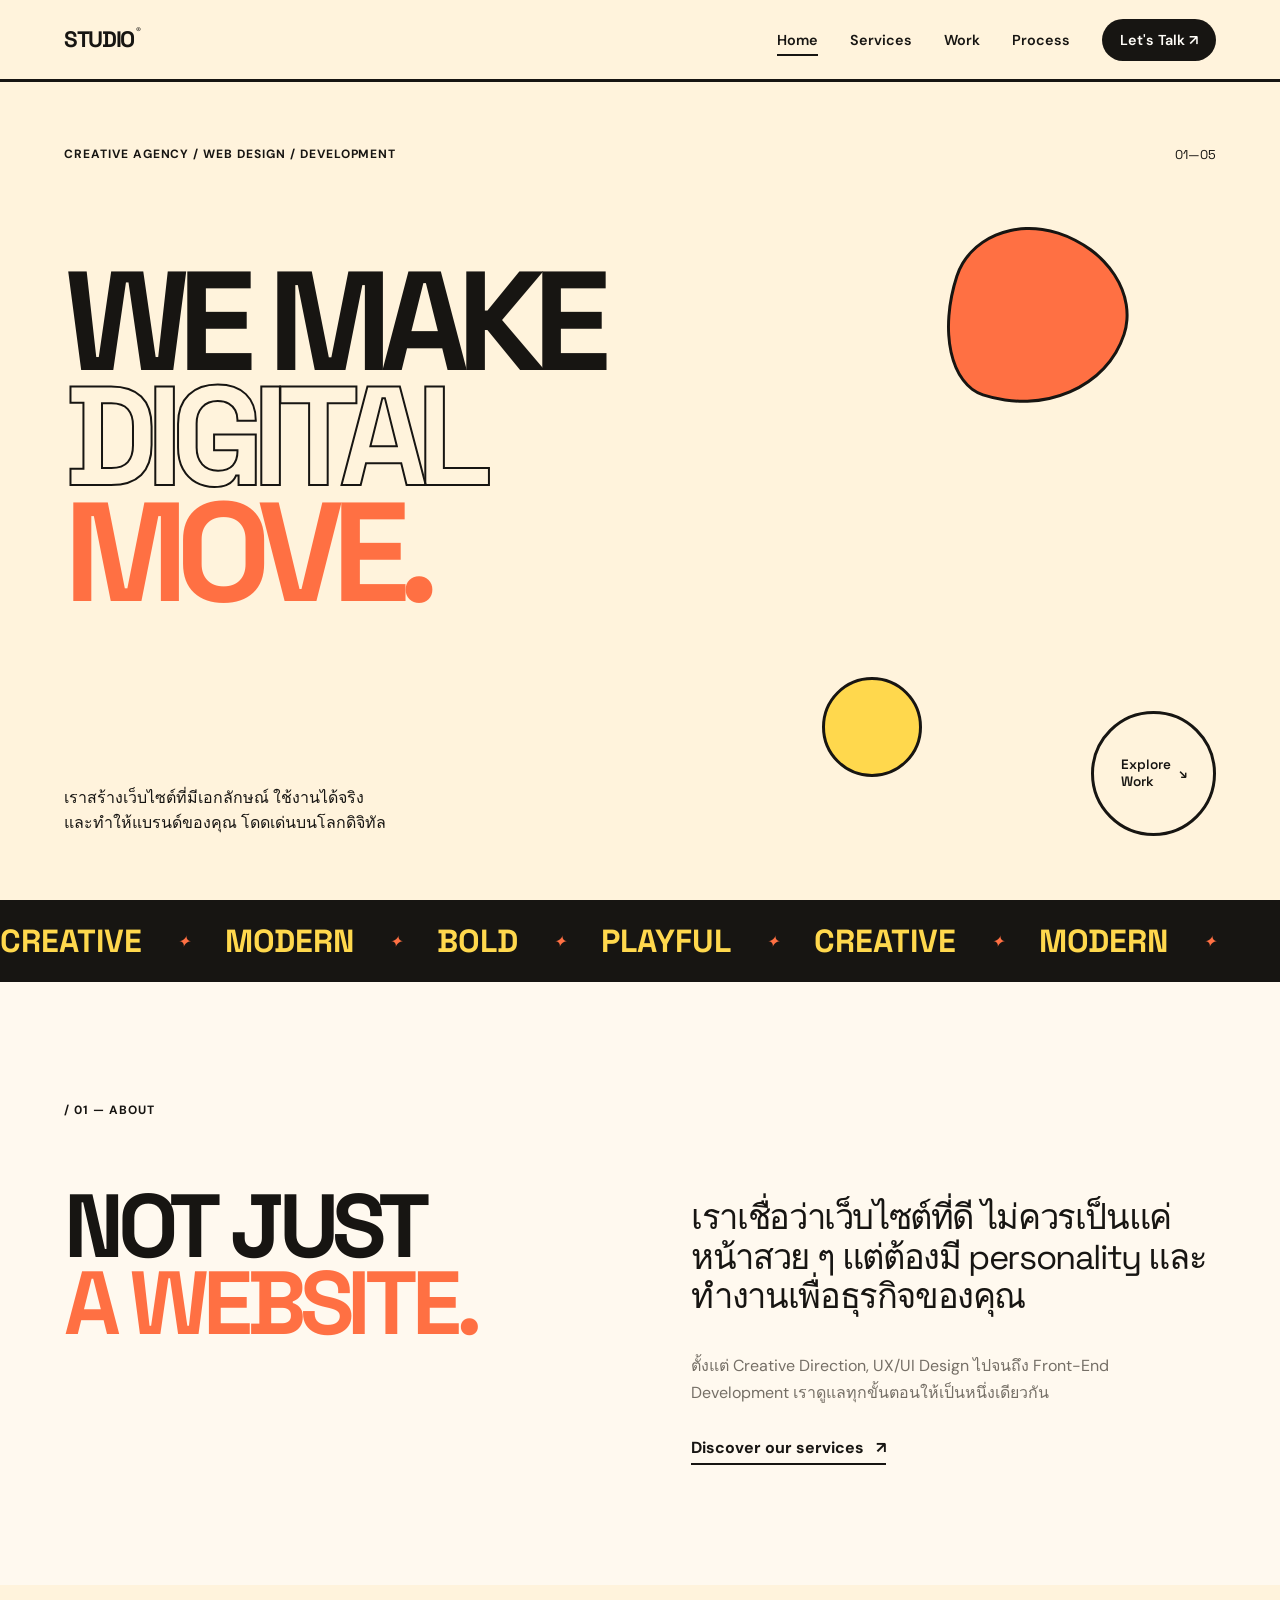
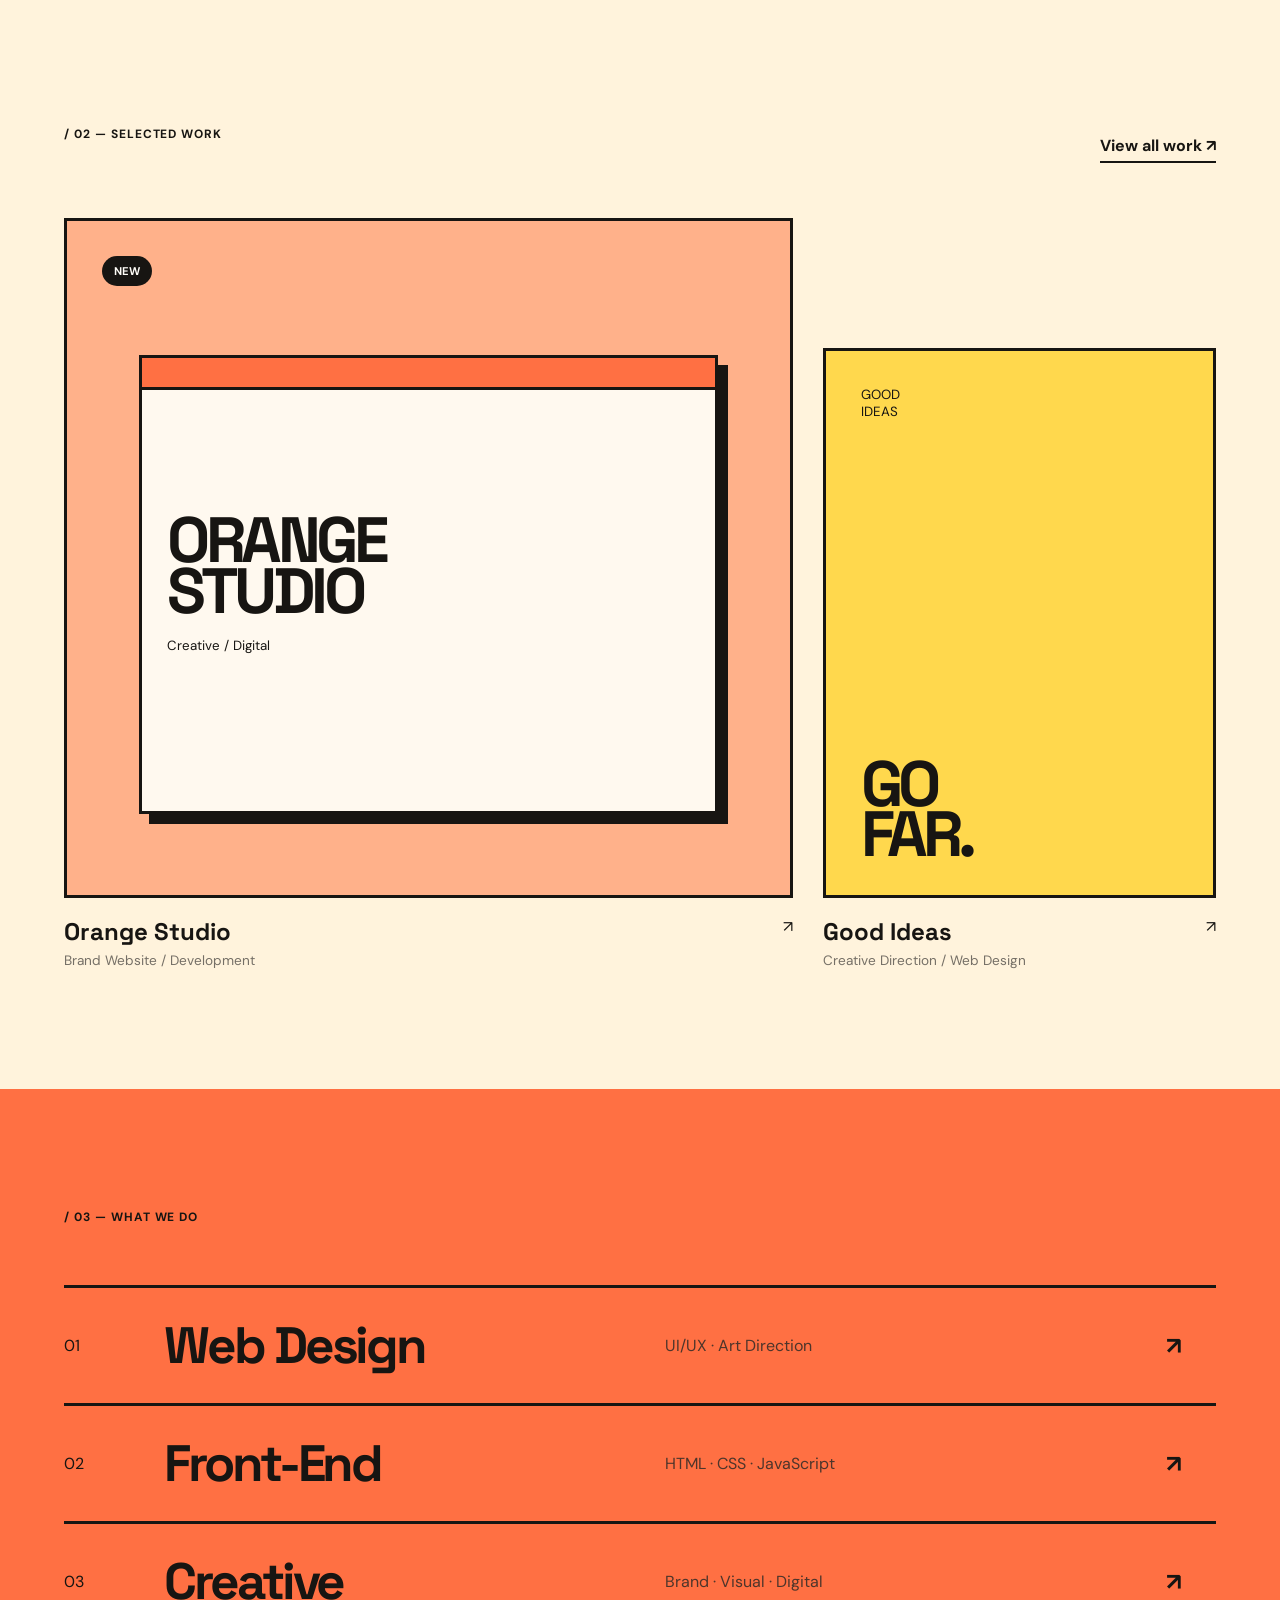
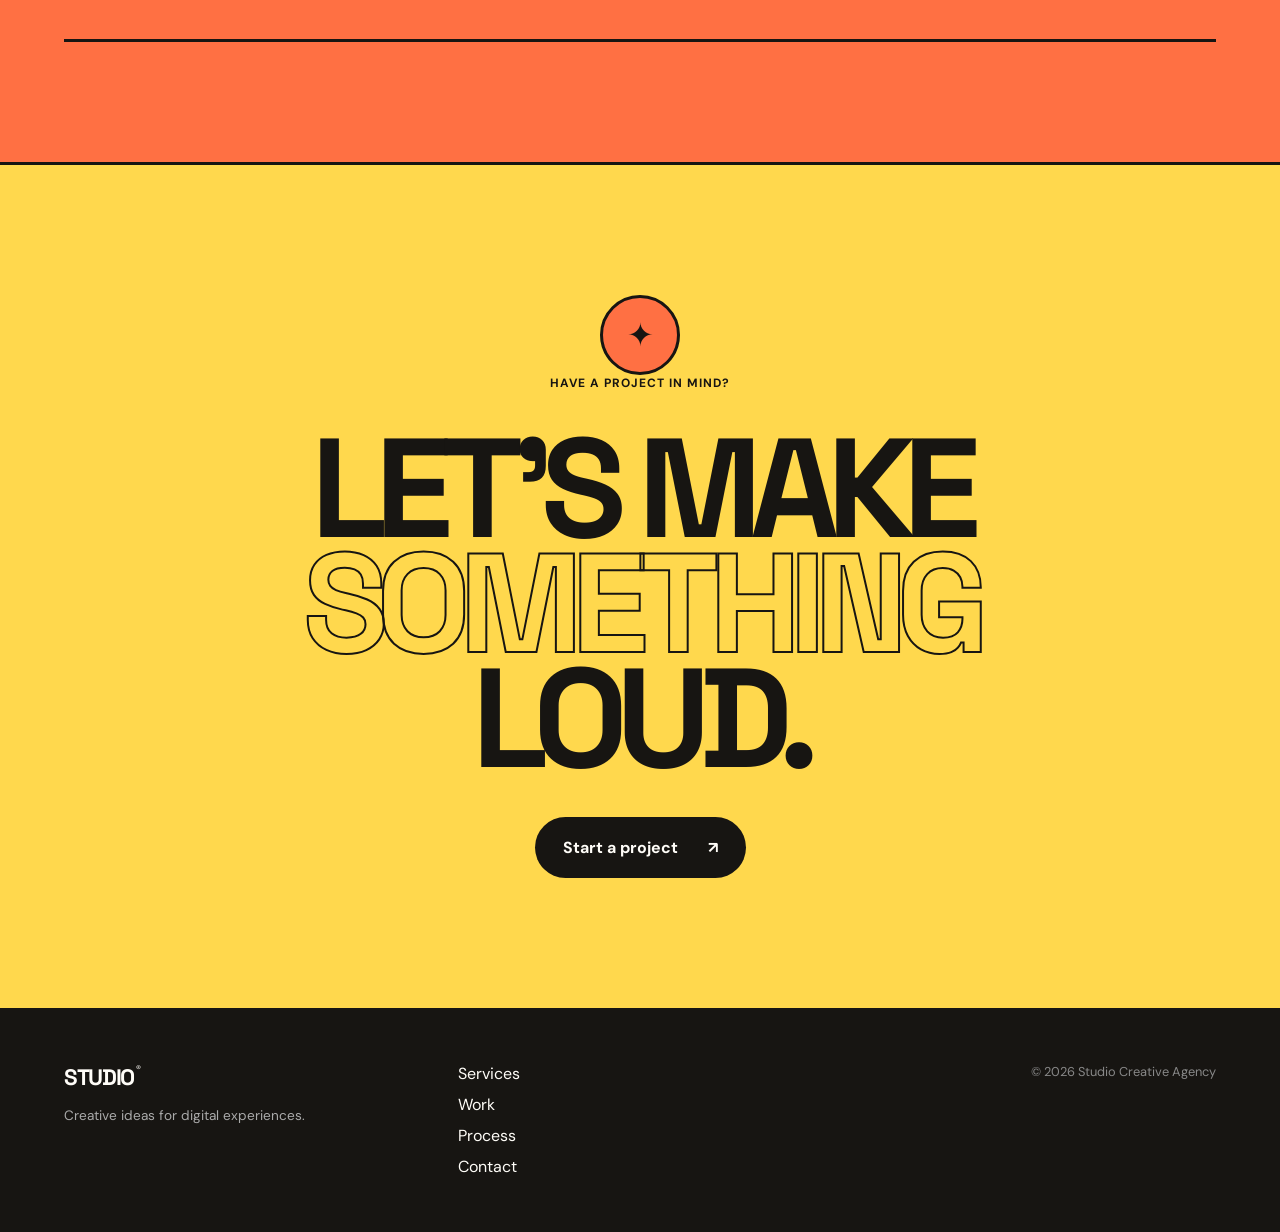
<file: index.html>
<!DOCTYPE html>
<html lang="th">
<head>
  <meta charset="UTF-8">
  <meta name="viewport" content="width=device-width, initial-scale=1.0">
  <meta name="description" content="Creative Agency — Web Design & Front-End Development">
  <title>Studio — Creative Agency</title>
  <link rel="preconnect" href="https://fonts.googleapis.com">
  <link rel="preconnect" href="https://fonts.gstatic.com" crossorigin>
  <link href="https://fonts.googleapis.com/css2?family=DM+Sans:wght@400;500;600;700&family=Space+Grotesk:wght@400;500;600;700&display=swap" rel="stylesheet">
  <link rel="stylesheet" href="style.css">
</head>

<body>

<header class="site-header">
  <a href="index.html" class="logo">STUDIO<span>®</span></a>

  <button class="menu-toggle" aria-label="Open menu">
    <span></span>
    <span></span>
  </button>

  <nav class="nav">
    <a href="index.html" class="active">Home</a>
    <a href="services.html">Services</a>
    <a href="work.html">Work</a>
    <a href="process.html">Process</a>
    <a href="contact.html" class="nav-contact">Let's Talk ↗</a>
  </nav>
</header>

<main>

  <section class="hero">
    <div class="hero-shape shape-orange"></div>
    <div class="hero-shape shape-yellow"></div>

    <div class="hero-top">
      <p class="eyebrow">Creative Agency / Web Design / Development</p>
      <span class="hero-number">01—05</span>
    </div>

    <h1>
      WE MAKE<br>
      <span class="outline">DIGITAL</span><br>
      <em>MOVE.</em>
    </h1>

    <div class="hero-bottom">
      <p>
        เราสร้างเว็บไซต์ที่มีเอกลักษณ์
        ใช้งานได้จริง และทำให้แบรนด์ของคุณ
        โดดเด่นบนโลกดิจิทัล
      </p>

      <a href="work.html" class="circle-link">
        <span>Explore<br>Work</span>
        ↘
      </a>
    </div>
  </section>

  <div class="marquee">
    <div class="marquee-track">
      <span>CREATIVE</span>
      <i>✦</i>
      <span>MODERN</span>
      <i>✦</i>
      <span>BOLD</span>
      <i>✦</i>
      <span>PLAYFUL</span>
      <i>✦</i>
      <span>CREATIVE</span>
      <i>✦</i>
      <span>MODERN</span>
      <i>✦</i>
    </div>
  </div>

  <section class="intro section">
    <div class="section-label">/ 01 — ABOUT</div>

    <div class="intro-content">
      <h2>
        NOT JUST<br>
        <span>A WEBSITE.</span>
      </h2>

      <div class="intro-text">
        <p class="large-text">
          เราเชื่อว่าเว็บไซต์ที่ดี
          ไม่ควรเป็นแค่หน้าสวย ๆ
          แต่ต้องมี personality
          และทำงานเพื่อธุรกิจของคุณ
        </p>

        <p>
          ตั้งแต่ Creative Direction, UX/UI Design
          ไปจนถึง Front-End Development
          เราดูแลทุกขั้นตอนให้เป็นหนึ่งเดียวกัน
        </p>

        <a href="services.html" class="text-link">
          Discover our services <span>↗</span>
        </a>
      </div>
    </div>
  </section>

  <section class="featured section">
    <div class="section-heading">
      <div class="section-label">/ 02 — SELECTED WORK</div>
      <a href="work.html" class="text-link">View all work ↗</a>
    </div>

    <div class="project-grid">

      <a href="work.html" class="project project-large">
        <div class="project-image project-peach">
          <span class="project-sticker">NEW</span>
          <div class="fake-browser">
            <div class="browser-bar"></div>
            <strong>ORANGE<br>STUDIO</strong>
            <small>Creative / Digital</small>
          </div>
        </div>

        <div class="project-info">
          <div>
            <h3>Orange Studio</h3>
            <p>Brand Website / Development</p>
          </div>
          <span>↗</span>
        </div>
      </a>

      <a href="work.html" class="project">
        <div class="project-image project-yellow">
          <div class="poster-text">
            <small>GOOD<br>IDEAS</small>
            <strong>GO<br>FAR.</strong>
          </div>
        </div>

        <div class="project-info">
          <div>
            <h3>Good Ideas</h3>
            <p>Creative Direction / Web Design</p>
          </div>
          <span>↗</span>
        </div>
      </a>

    </div>
  </section>

  <section class="services-preview section">
    <div class="section-label">/ 03 — WHAT WE DO</div>

    <div class="service-list">

      <a href="services.html" class="service-row">
        <span>01</span>
        <h3>Web Design</h3>
        <p>UI/UX · Art Direction</p>
        <b>↗</b>
      </a>

      <a href="services.html" class="service-row">
        <span>02</span>
        <h3>Front-End</h3>
        <p>HTML · CSS · JavaScript</p>
        <b>↗</b>
      </a>

      <a href="services.html" class="service-row">
        <span>03</span>
        <h3>Creative</h3>
        <p>Brand · Visual · Digital</p>
        <b>↗</b>
      </a>

    </div>
  </section>

  <section class="cta-section">
    <div class="cta-circle">✦</div>

    <p class="eyebrow">Have a project in mind?</p>

    <h2>
      LET'S MAKE<br>
      <span>SOMETHING</span><br>
      LOUD.
    </h2>

    <a href="contact.html" class="big-button">
      Start a project <span>↗</span>
    </a>
  </section>

</main>

<footer class="footer">
  <div>
    <a href="index.html" class="logo">STUDIO<span>®</span></a>
    <p>Creative ideas for digital experiences.</p>
  </div>

  <div class="footer-links">
    <a href="services.html">Services</a>
    <a href="work.html">Work</a>
    <a href="process.html">Process</a>
    <a href="contact.html">Contact</a>
  </div>

  <div class="footer-copy">
    © 2026 Studio Creative Agency
  </div>
</footer>

<script src="script.js"></script>
</body>
</html>
</file>
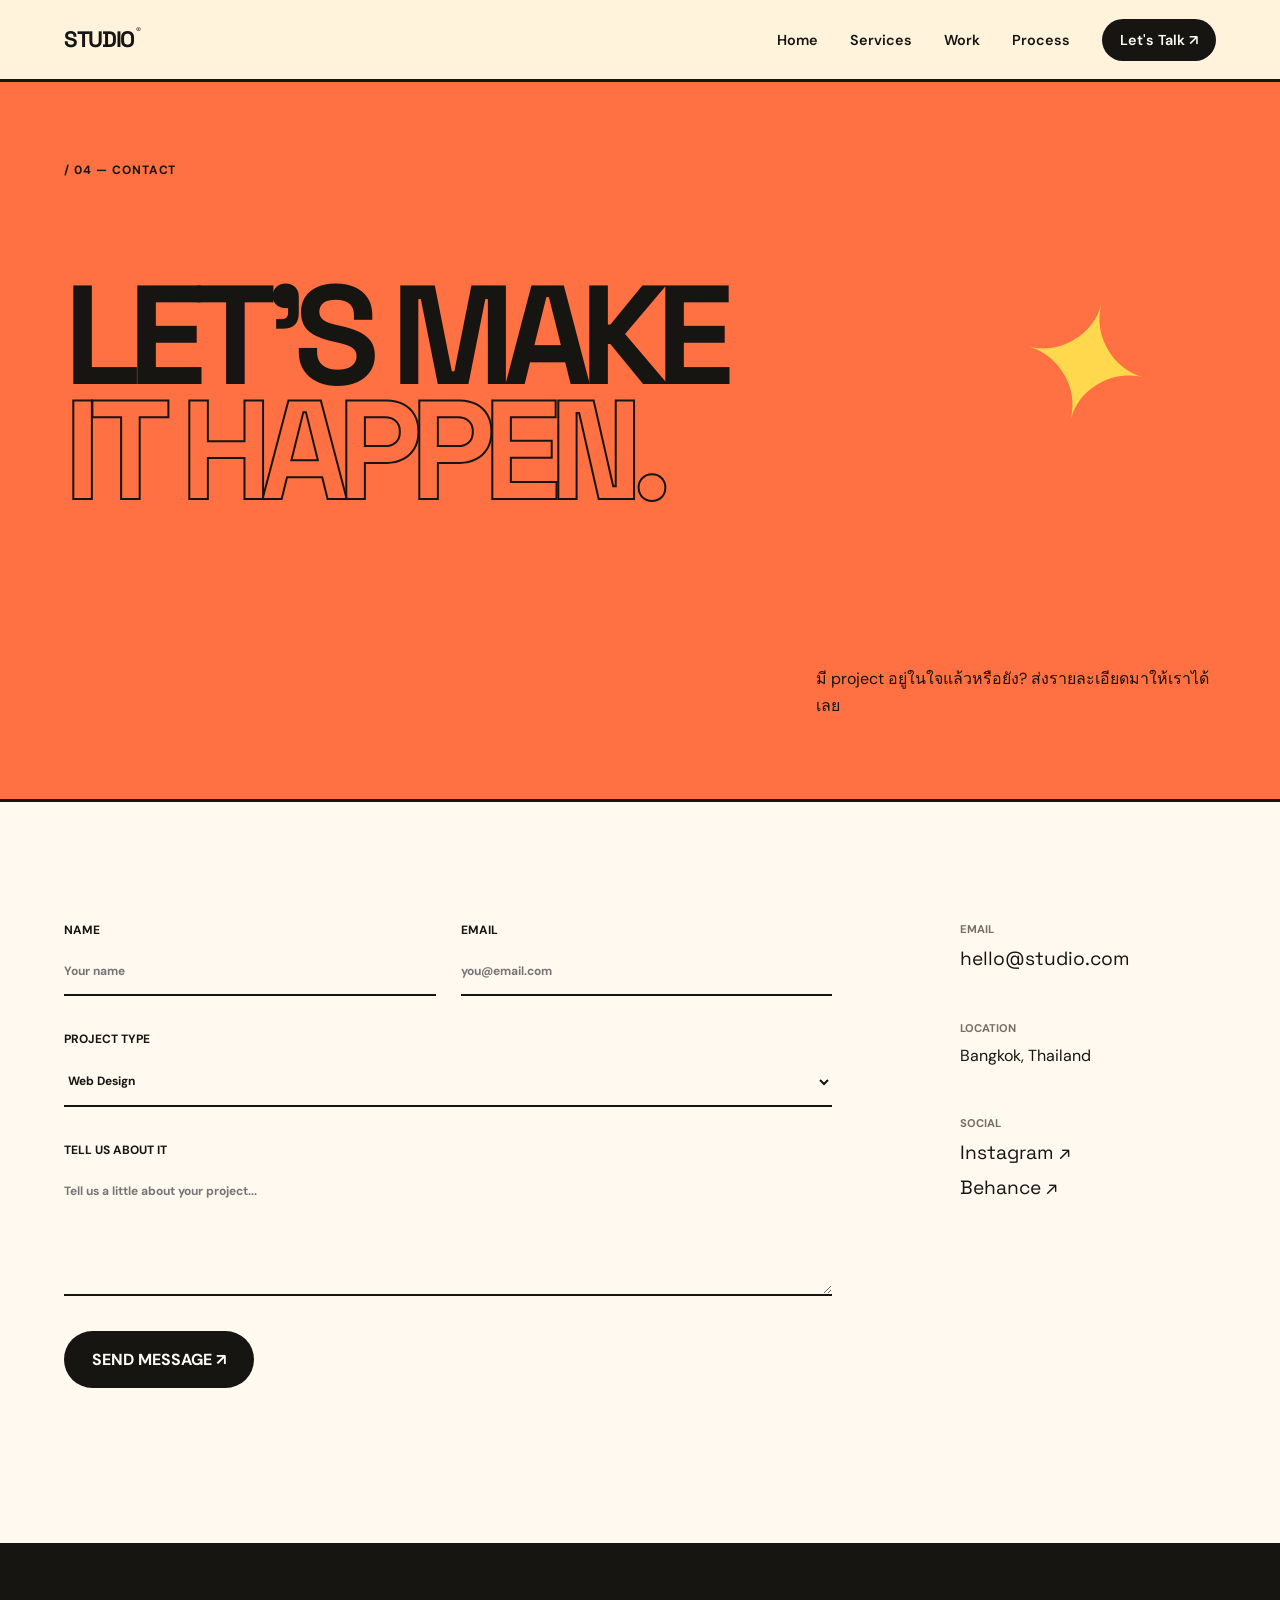
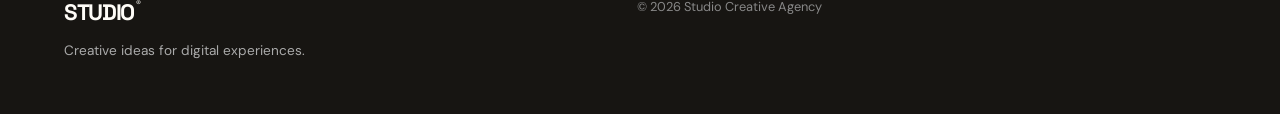
<file: contact.html>
<!DOCTYPE html>
<html lang="th">
<head>
  <meta charset="UTF-8">
  <meta name="viewport" content="width=device-width, initial-scale=1.0">
  <title>Contact — Studio</title>

  <link rel="preconnect" href="https://fonts.googleapis.com">
  <link rel="preconnect" href="https://fonts.gstatic.com" crossorigin>
  <link href="https://fonts.googleapis.com/css2?family=DM+Sans:wght@400;500;600;700&family=Space+Grotesk:wght@400;500;600;700&display=swap" rel="stylesheet">

  <link rel="stylesheet" href="style.css">
</head>

<body>

<header class="site-header">
  <a href="index.html" class="logo">STUDIO<span>®</span></a>

  <button class="menu-toggle" aria-label="Open menu">
    <span></span>
    <span></span>
  </button>

  <nav class="nav">
    <a href="index.html">Home</a>
    <a href="services.html">Services</a>
    <a href="work.html">Work</a>
    <a href="process.html">Process</a>
    <a href="contact.html" class="nav-contact active">Let's Talk ↗</a>
  </nav>
</header>

<main>

<section class="contact-hero">
  <div class="contact-decoration">✦</div>

  <p class="eyebrow">/ 04 — CONTACT</p>

  <h1>
    LET'S MAKE<br>
    <span>IT HAPPEN.</span>
  </h1>

  <p>
    มี project อยู่ในใจแล้วหรือยัง?
    ส่งรายละเอียดมาให้เราได้เลย
  </p>
</section>

<section class="contact-section section">

  <form class="contact-form" id="contactForm">

    <div class="form-row">
      <label>
        NAME
        <input type="text" name="name" placeholder="Your name" required>
      </label>

      <label>
        EMAIL
        <input type="email" name="email" placeholder="you@email.com" required>
      </label>
    </div>

    <label>
      PROJECT TYPE
      <select name="project">
        <option>Web Design</option>
        <option>Front-End Development</option>
        <option>Brand / Creative</option>
        <option>Other</option>
      </select>
    </label>

    <label>
      TELL US ABOUT IT
      <textarea name="message" rows="6" placeholder="Tell us a little about your project..." required></textarea>
    </label>

    <button type="submit" class="submit-button">
      SEND MESSAGE <span>↗</span>
    </button>

    <p class="form-message" id="formMessage"></p>

  </form>

  <aside class="contact-info">
    <div>
      <span>EMAIL</span>
      <a href="mailto:hello@studio.com">hello@studio.com</a>
    </div>

    <div>
      <span>LOCATION</span>
      <p>Bangkok, Thailand</p>
    </div>

    <div>
      <span>SOCIAL</span>
      <a href="#">Instagram ↗</a>
      <a href="#">Behance ↗</a>
    </div>
  </aside>

</section>

</main>

<footer class="footer">
  <div>
    <a href="index.html" class="logo">STUDIO<span>®</span></a>
    <p>Creative ideas for digital experiences.</p>
  </div>

  <div class="footer-copy">© 2026 Studio Creative Agency</div>
</footer>

<script src="script.js"></script>
</body>
</html>
</file>
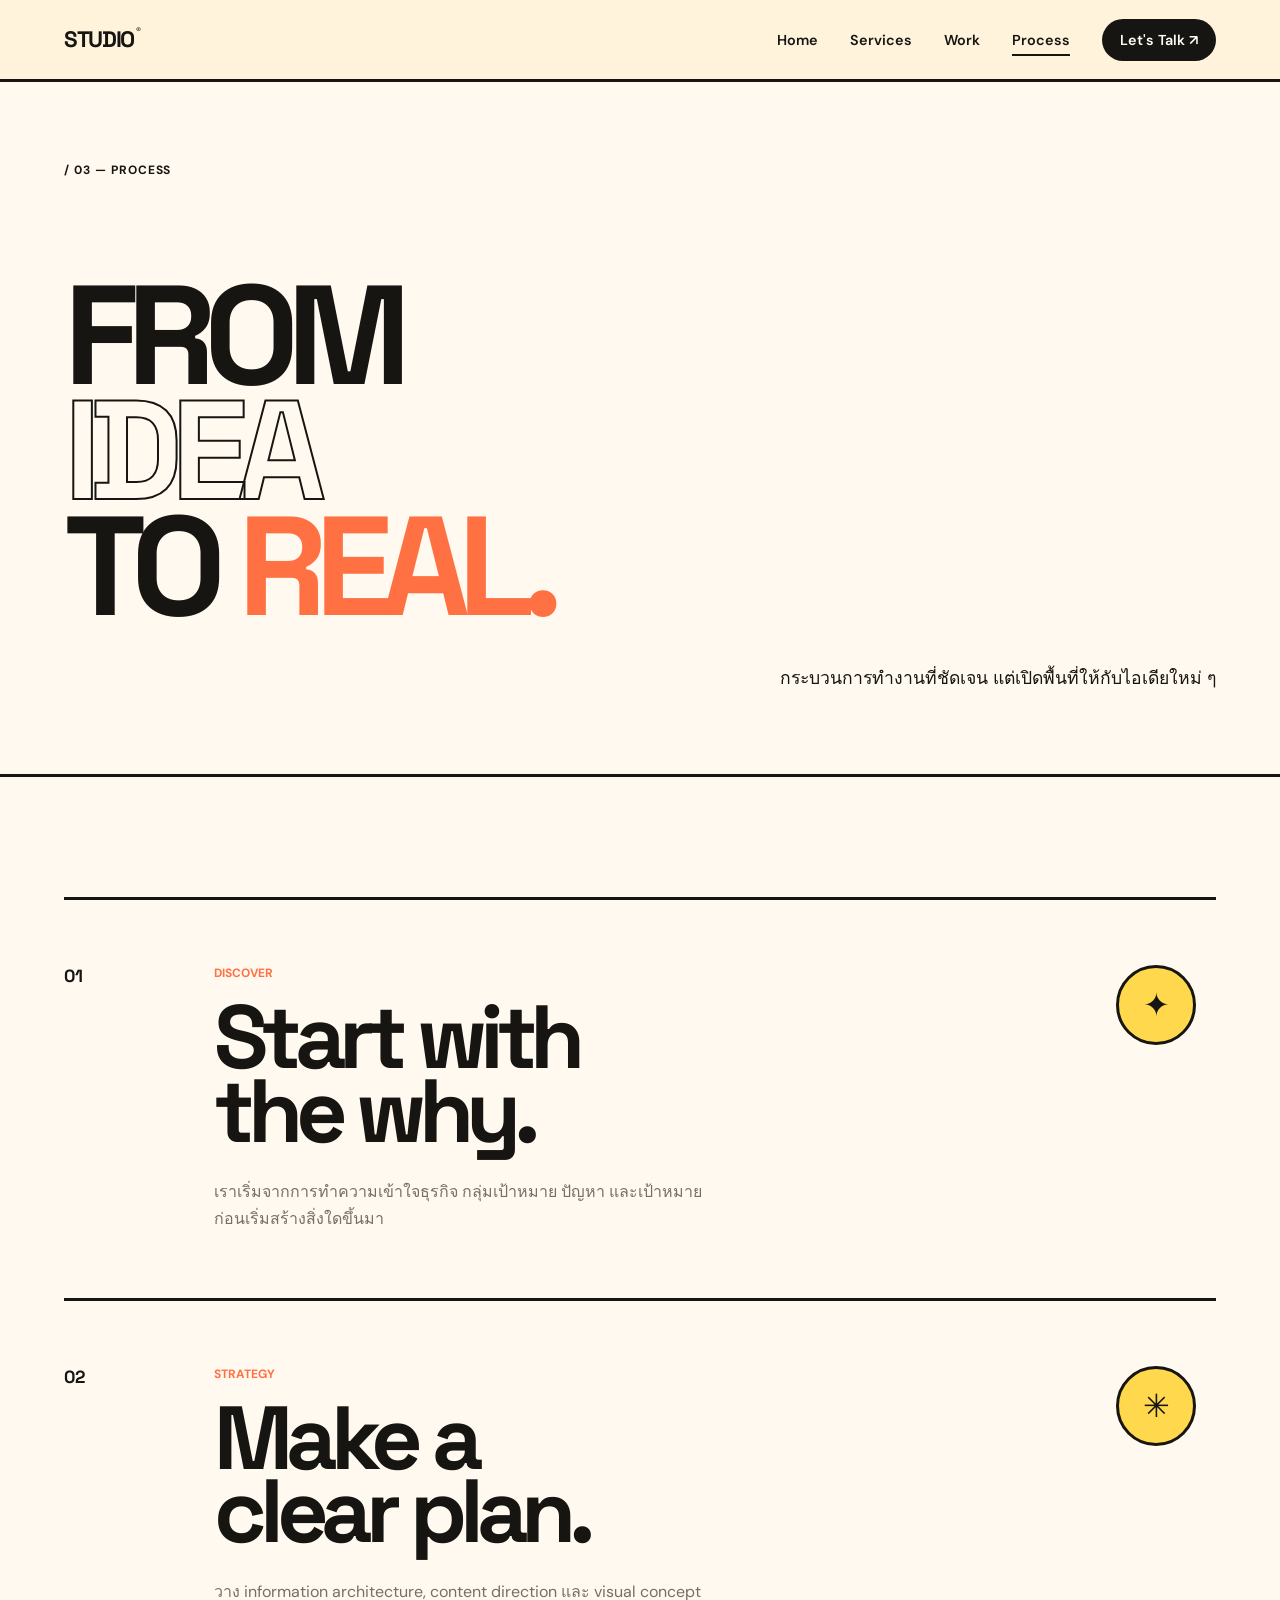
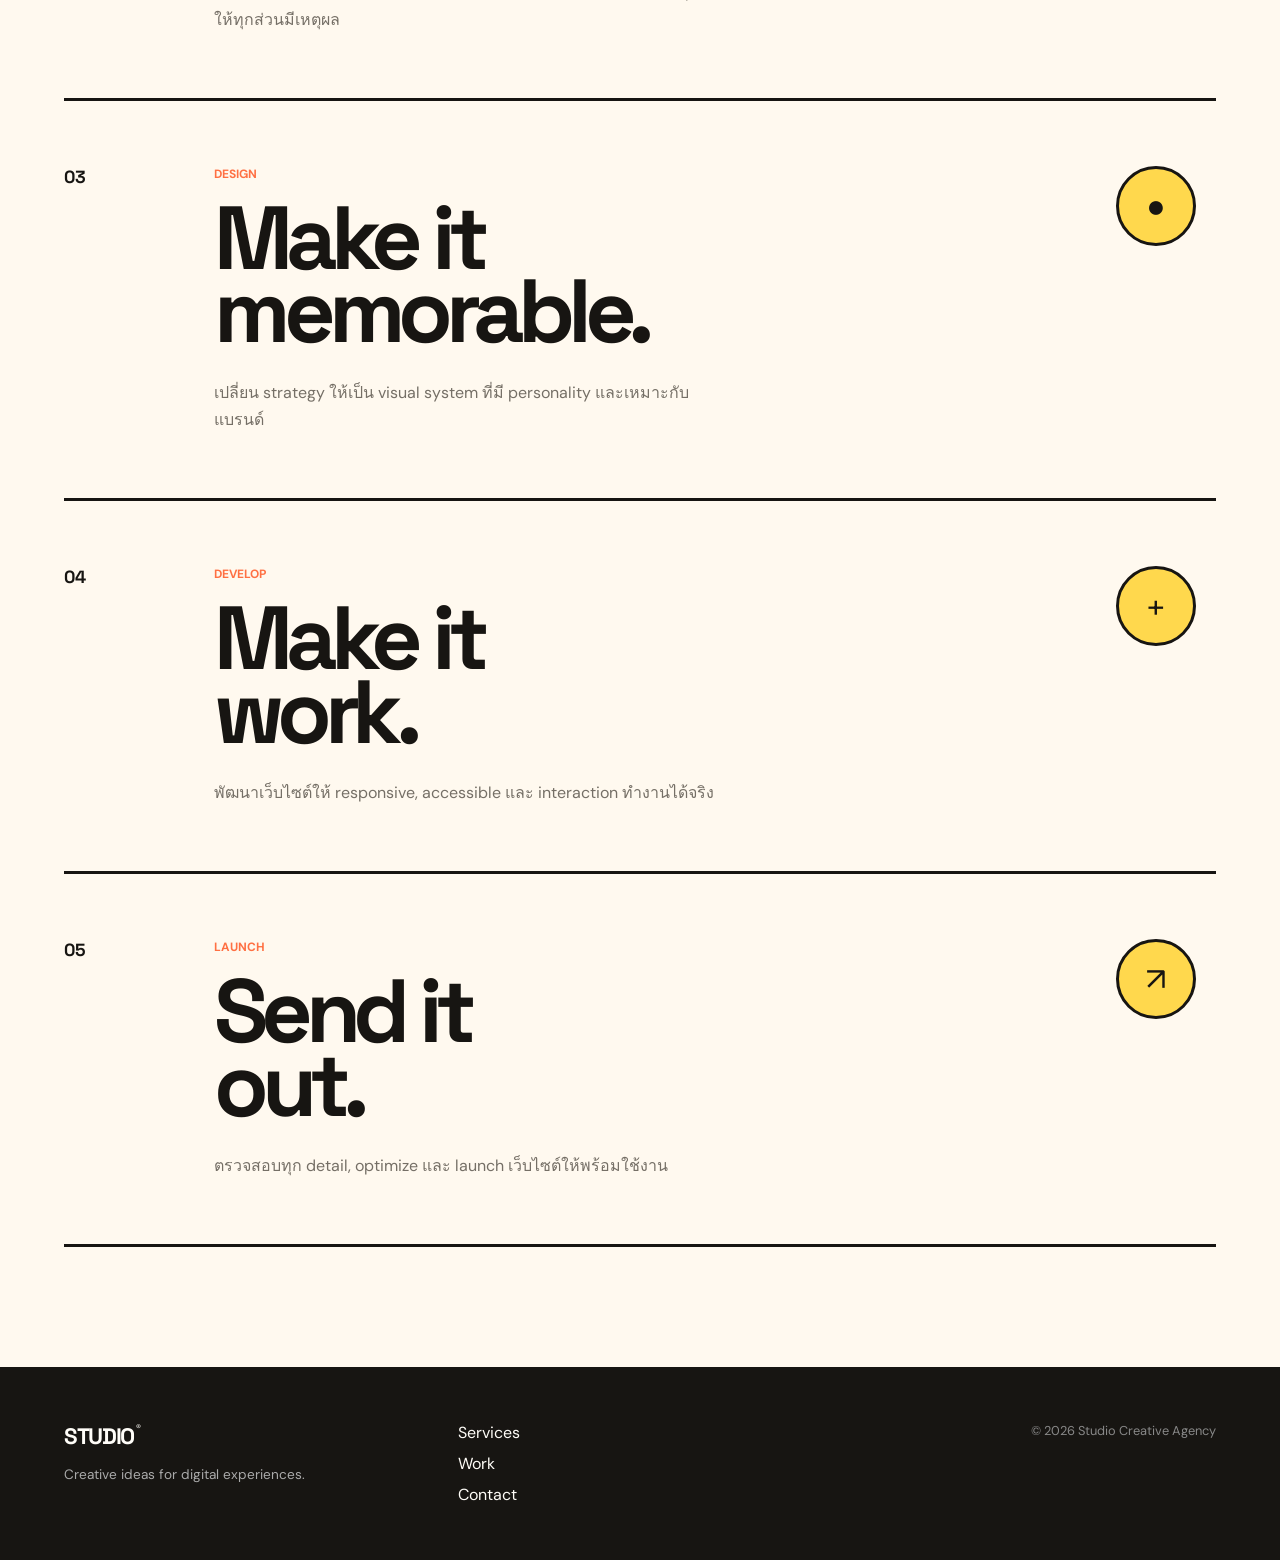
<file: process.html>
<!DOCTYPE html>
<html lang="th">
<head>
  <meta charset="UTF-8">
  <meta name="viewport" content="width=device-width, initial-scale=1.0">
  <title>Process — Studio</title>

  <link rel="preconnect" href="https://fonts.googleapis.com">
  <link rel="preconnect" href="https://fonts.gstatic.com" crossorigin>
  <link href="https://fonts.googleapis.com/css2?family=DM+Sans:wght@400;500;600;700&family=Space+Grotesk:wght@400;500;600;700&display=swap" rel="stylesheet">

  <link rel="stylesheet" href="style.css">
</head>

<body>

<header class="site-header">
  <a href="index.html" class="logo">STUDIO<span>®</span></a>

  <button class="menu-toggle" aria-label="Open menu">
    <span></span>
    <span></span>
  </button>

  <nav class="nav">
    <a href="index.html">Home</a>
    <a href="services.html">Services</a>
    <a href="work.html">Work</a>
    <a href="process.html" class="active">Process</a>
    <a href="contact.html" class="nav-contact">Let's Talk ↗</a>
  </nav>
</header>

<main>

<section class="page-hero cream-bg">
  <p class="eyebrow">/ 03 — PROCESS</p>

  <h1>
    FROM<br>
    <span>IDEA</span><br>
    TO <em>REAL.</em>
  </h1>

  <p class="page-intro">
    กระบวนการทำงานที่ชัดเจน
    แต่เปิดพื้นที่ให้กับไอเดียใหม่ ๆ
  </p>
</section>

<section class="process-section section">

  <article class="process-step">
    <div class="step-number">01</div>

    <div class="step-main">
      <p class="step-label">DISCOVER</p>
      <h2>Start with<br>the why.</h2>
      <p>
        เราเริ่มจากการทำความเข้าใจธุรกิจ
        กลุ่มเป้าหมาย ปัญหา และเป้าหมาย
        ก่อนเริ่มสร้างสิ่งใดขึ้นมา
      </p>
    </div>

    <div class="step-icon">✦</div>
  </article>

  <article class="process-step">
    <div class="step-number">02</div>

    <div class="step-main">
      <p class="step-label">STRATEGY</p>
      <h2>Make a<br>clear plan.</h2>
      <p>
        วาง information architecture,
        content direction และ visual concept
        ให้ทุกส่วนมีเหตุผล
      </p>
    </div>

    <div class="step-icon">✳</div>
  </article>

  <article class="process-step">
    <div class="step-number">03</div>

    <div class="step-main">
      <p class="step-label">DESIGN</p>
      <h2>Make it<br>memorable.</h2>
      <p>
        เปลี่ยน strategy ให้เป็น visual system
        ที่มี personality และเหมาะกับแบรนด์
      </p>
    </div>

    <div class="step-icon">●</div>
  </article>

  <article class="process-step">
    <div class="step-number">04</div>

    <div class="step-main">
      <p class="step-label">DEVELOP</p>
      <h2>Make it<br>work.</h2>
      <p>
        พัฒนาเว็บไซต์ให้ responsive,
        accessible และ interaction ทำงานได้จริง
      </p>
    </div>

    <div class="step-icon">+</div>
  </article>

  <article class="process-step">
    <div class="step-number">05</div>

    <div class="step-main">
      <p class="step-label">LAUNCH</p>
      <h2>Send it<br>out.</h2>
      <p>
        ตรวจสอบทุก detail, optimize
        และ launch เว็บไซต์ให้พร้อมใช้งาน
      </p>
    </div>

    <div class="step-icon">↗</div>
  </article>

</section>

</main>

<footer class="footer">
  <div>
    <a href="index.html" class="logo">STUDIO<span>®</span></a>
    <p>Creative ideas for digital experiences.</p>
  </div>

  <div class="footer-links">
    <a href="services.html">Services</a>
    <a href="work.html">Work</a>
    <a href="contact.html">Contact</a>
  </div>

  <div class="footer-copy">© 2026 Studio Creative Agency</div>
</footer>

<script src="script.js"></script>
</body>
</html>
</file>
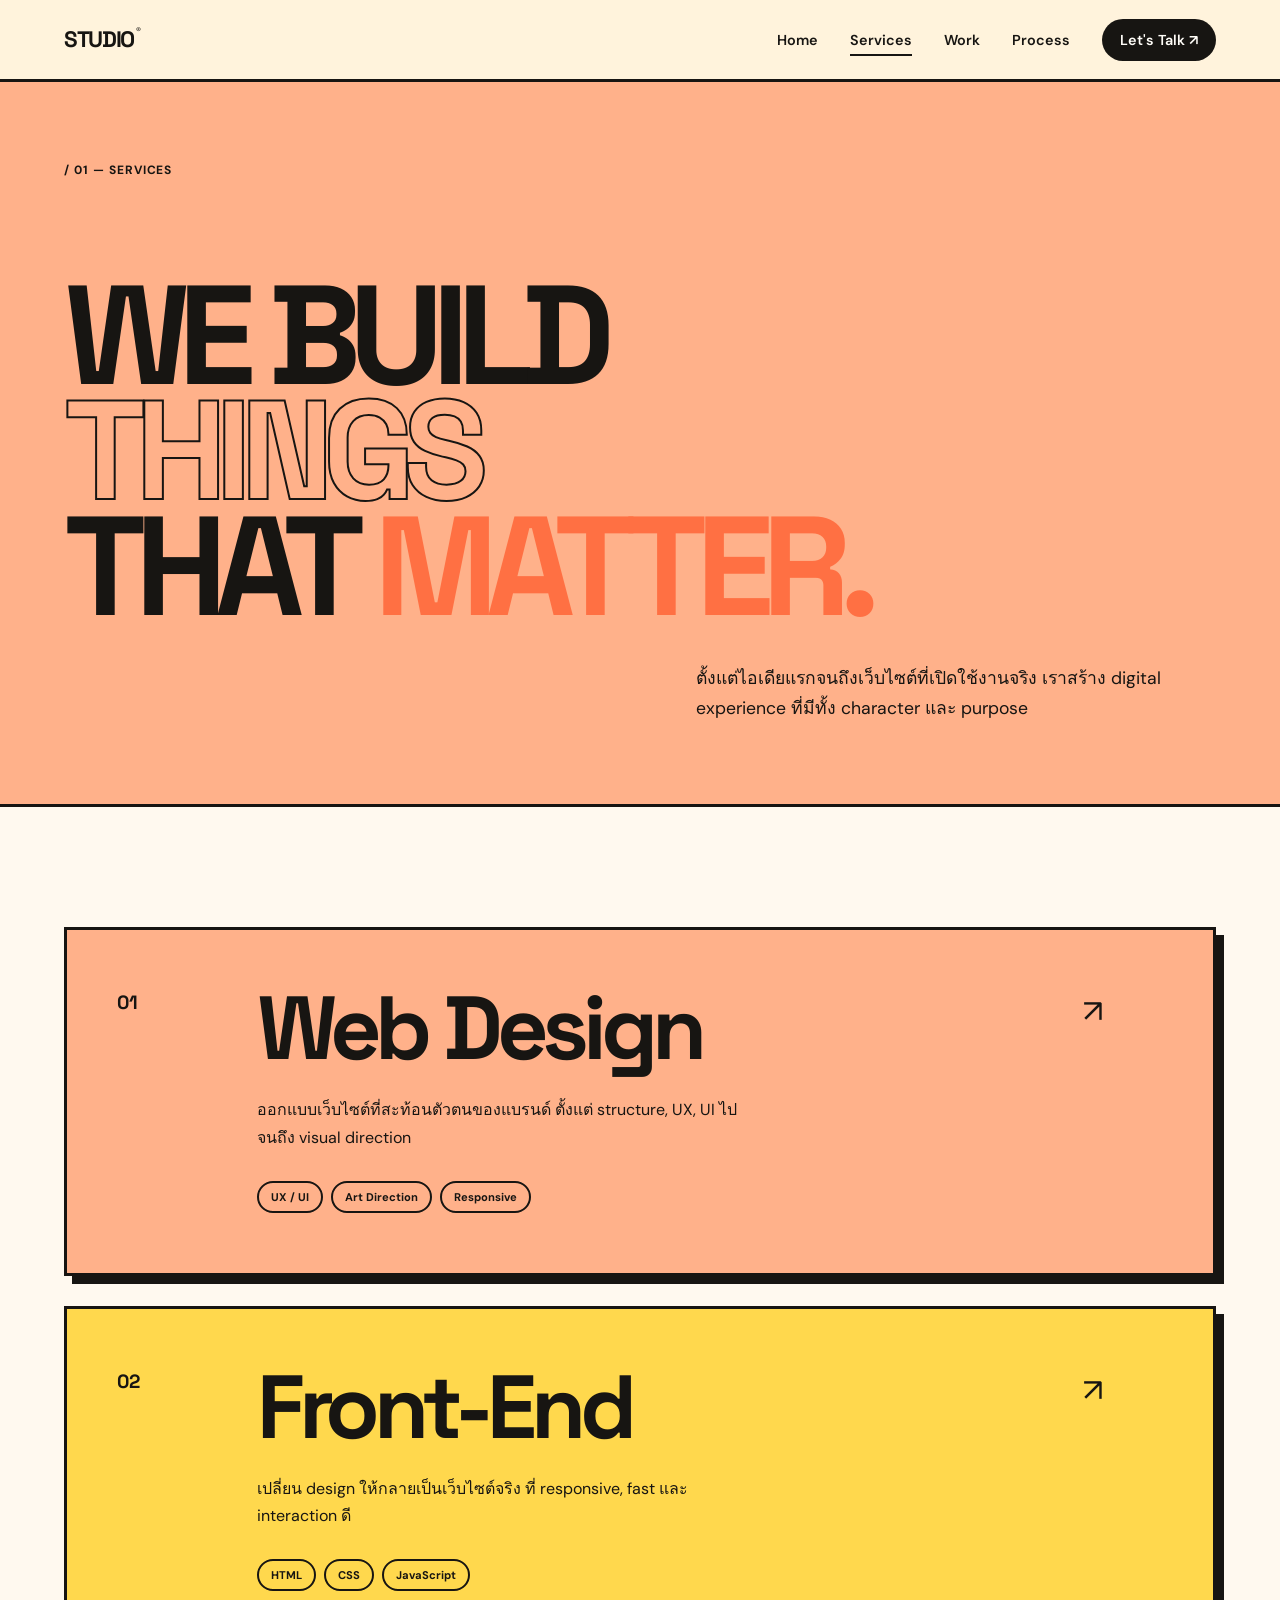
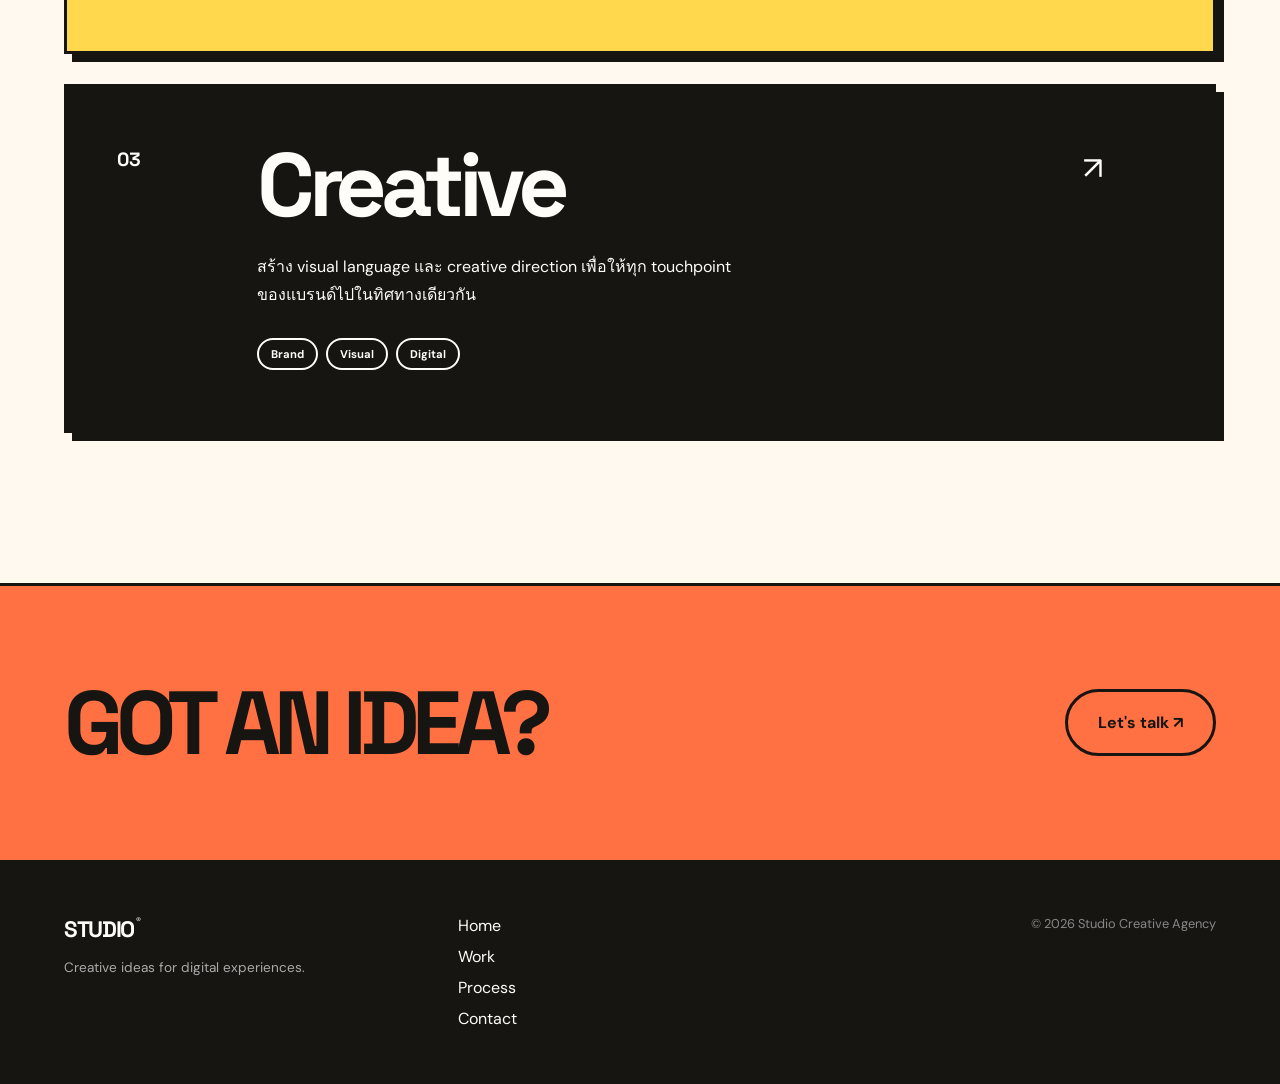
<file: services.html>
<!DOCTYPE html>
<html lang="th">
<head>
  <meta charset="UTF-8">
  <meta name="viewport" content="width=device-width, initial-scale=1.0">
  <title>Services — Studio</title>

  <link rel="preconnect" href="https://fonts.googleapis.com">
  <link rel="preconnect" href="https://fonts.gstatic.com" crossorigin>
  <link href="https://fonts.googleapis.com/css2?family=DM+Sans:wght@400;500;600;700&family=Space+Grotesk:wght@400;500;600;700&display=swap" rel="stylesheet">

  <link rel="stylesheet" href="style.css">
</head>

<body>

<header class="site-header">
  <a href="index.html" class="logo">STUDIO<span>®</span></a>

  <button class="menu-toggle" aria-label="Open menu">
    <span></span>
    <span></span>
  </button>

  <nav class="nav">
    <a href="index.html">Home</a>
    <a href="services.html" class="active">Services</a>
    <a href="work.html">Work</a>
    <a href="process.html">Process</a>
    <a href="contact.html" class="nav-contact">Let's Talk ↗</a>
  </nav>
</header>

<main>

<section class="page-hero peach-bg">
  <p class="eyebrow">/ 01 — SERVICES</p>

  <h1>
    WE BUILD<br>
    <span>THINGS</span><br>
    THAT <em>MATTER.</em>
  </h1>

  <p class="page-intro">
    ตั้งแต่ไอเดียแรกจนถึงเว็บไซต์ที่เปิดใช้งานจริง
    เราสร้าง digital experience ที่มีทั้ง character
    และ purpose
  </p>
</section>

<section class="services-section section">

  <div class="big-service">
    <div class="service-index">01</div>

    <div>
      <h2>Web Design</h2>
      <p>
        ออกแบบเว็บไซต์ที่สะท้อนตัวตนของแบรนด์
        ตั้งแต่ structure, UX, UI ไปจนถึง visual direction
      </p>

      <div class="tags">
        <span>UX / UI</span>
        <span>Art Direction</span>
        <span>Responsive</span>
      </div>
    </div>

    <div class="service-arrow">↗</div>
  </div>

  <div class="big-service yellow-card">
    <div class="service-index">02</div>

    <div>
      <h2>Front-End</h2>
      <p>
        เปลี่ยน design ให้กลายเป็นเว็บไซต์จริง
        ที่ responsive, fast และ interaction ดี
      </p>

      <div class="tags">
        <span>HTML</span>
        <span>CSS</span>
        <span>JavaScript</span>
      </div>
    </div>

    <div class="service-arrow">↗</div>
  </div>

  <div class="big-service black-card">
    <div class="service-index">03</div>

    <div>
      <h2>Creative</h2>
      <p>
        สร้าง visual language และ creative direction
        เพื่อให้ทุก touchpoint ของแบรนด์ไปในทิศทางเดียวกัน
      </p>

      <div class="tags">
        <span>Brand</span>
        <span>Visual</span>
        <span>Digital</span>
      </div>
    </div>

    <div class="service-arrow">↗</div>
  </div>

</section>

<section class="mini-cta">
  <h2>GOT AN IDEA?</h2>
  <a href="contact.html">Let's talk ↗</a>
</section>

</main>

<footer class="footer">
  <div>
    <a href="index.html" class="logo">STUDIO<span>®</span></a>
    <p>Creative ideas for digital experiences.</p>
  </div>

  <div class="footer-links">
    <a href="index.html">Home</a>
    <a href="work.html">Work</a>
    <a href="process.html">Process</a>
    <a href="contact.html">Contact</a>
  </div>

  <div class="footer-copy">© 2026 Studio Creative Agency</div>
</footer>

<script src="script.js"></script>
</body>
</html>
</file>
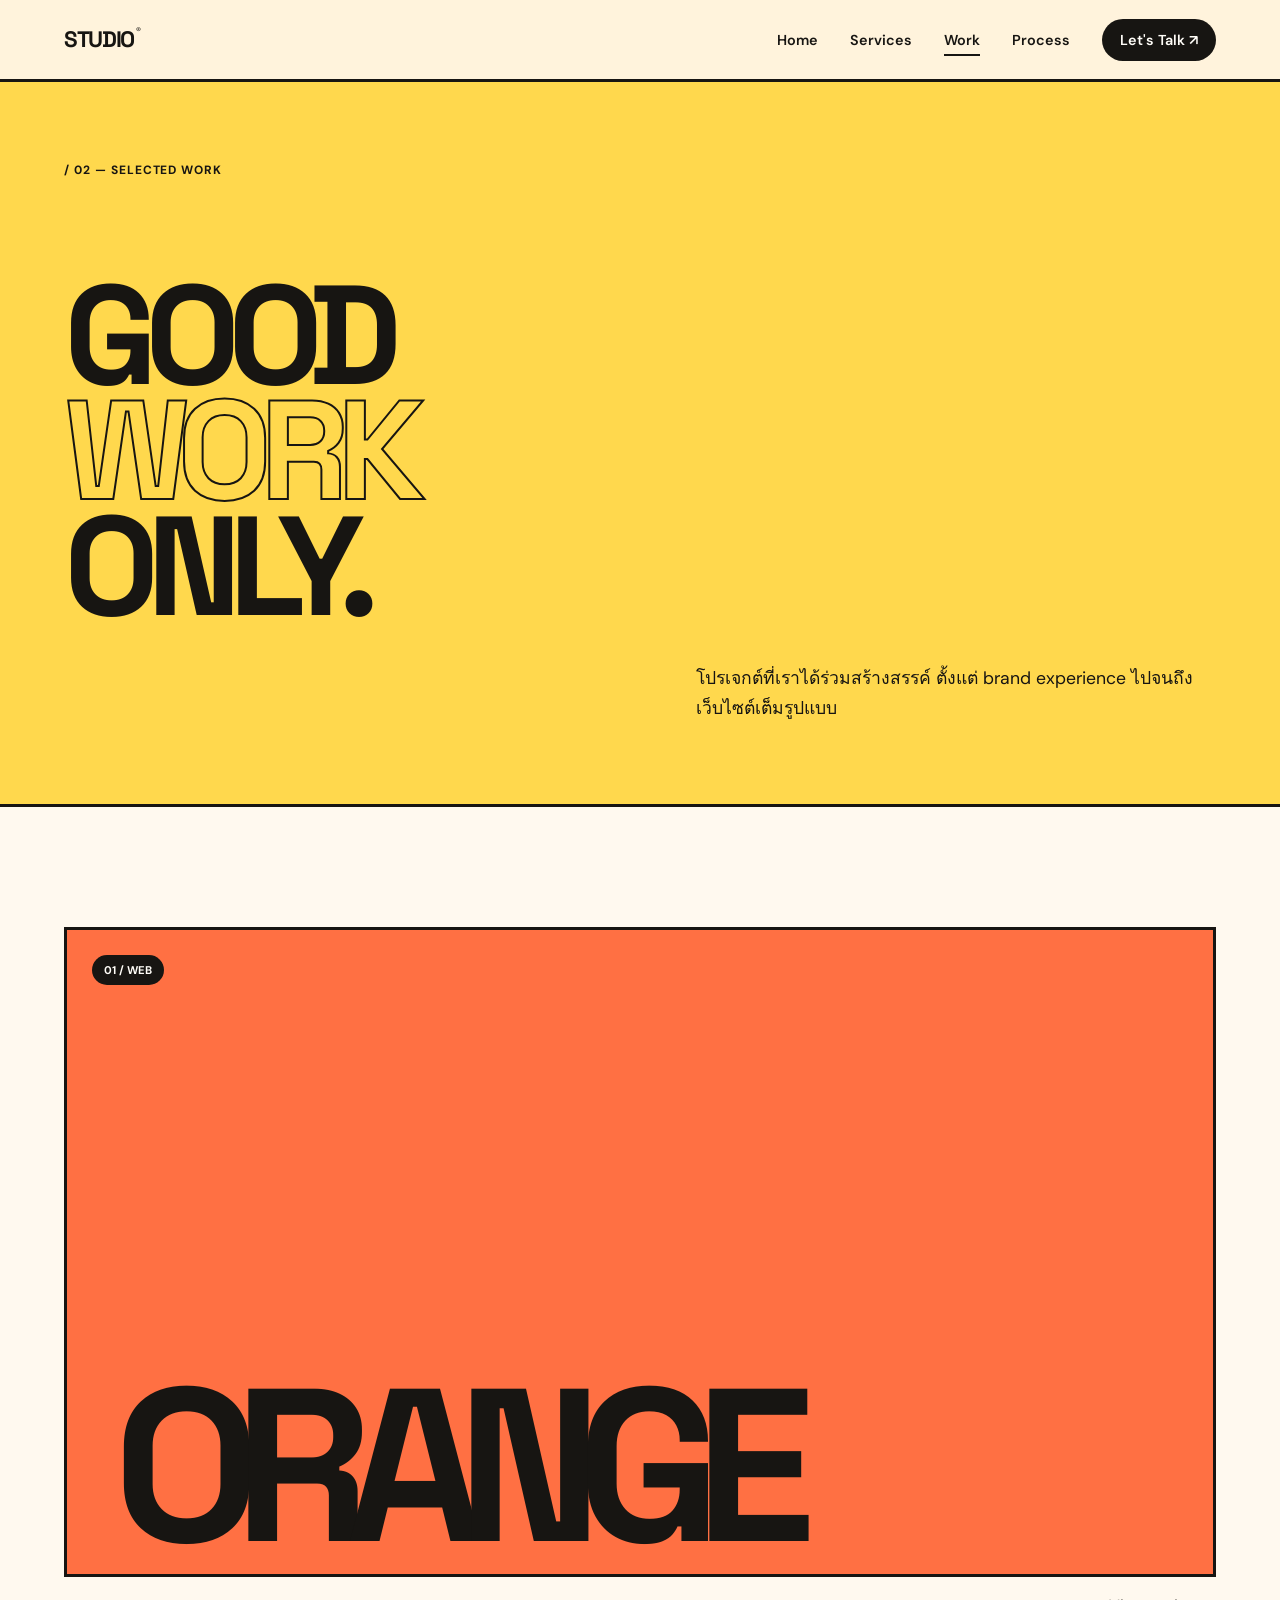
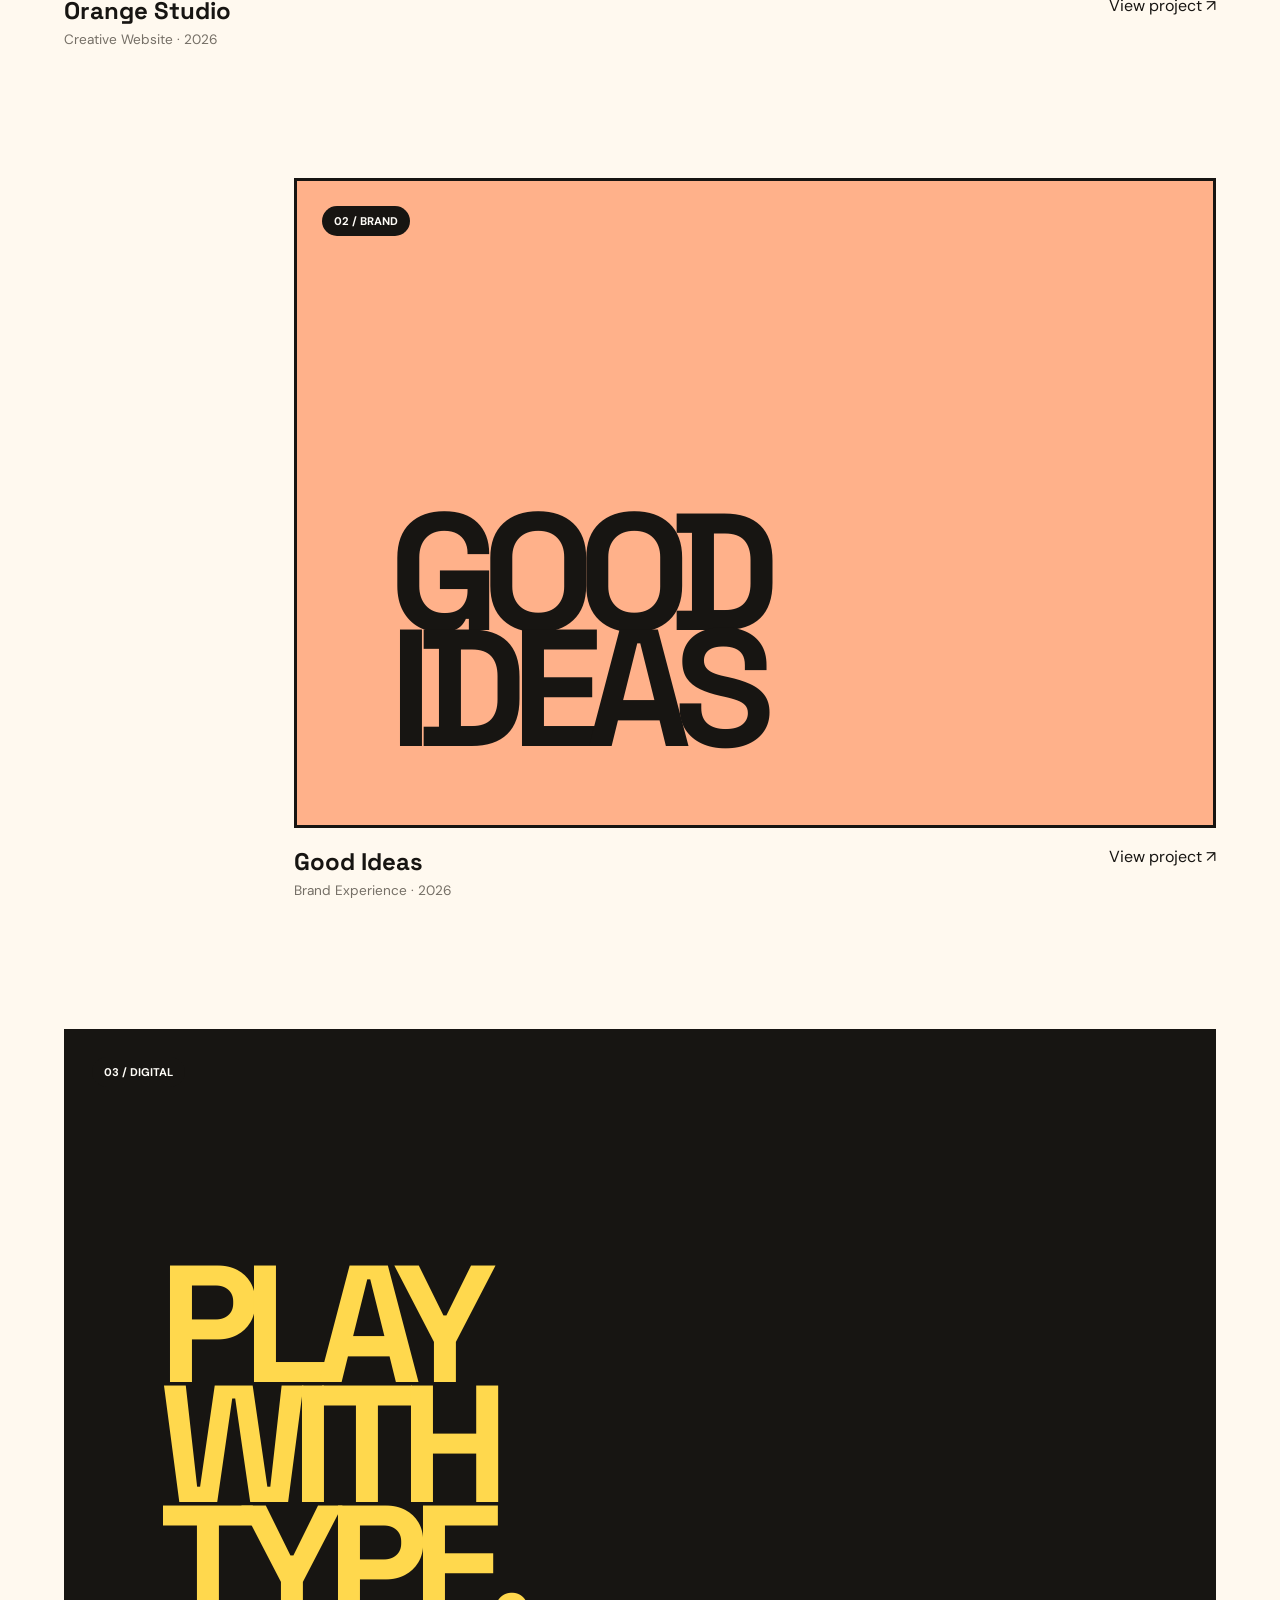
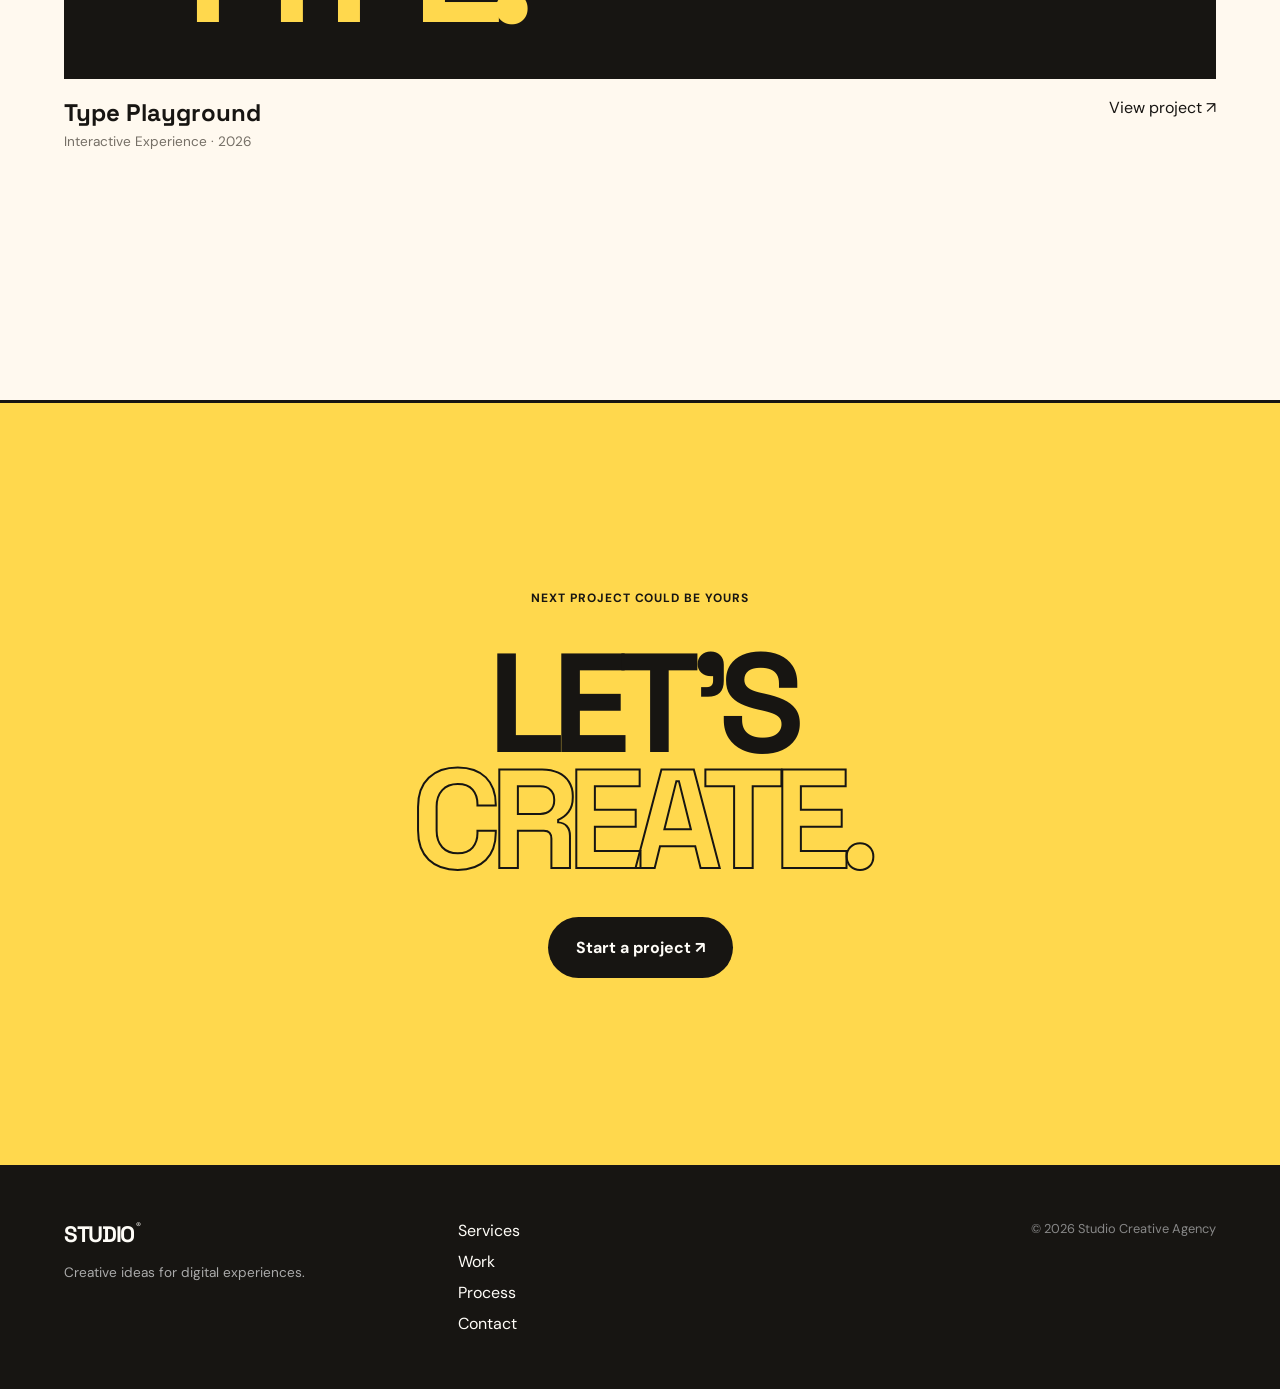
<file: work.html>
<!DOCTYPE html>
<html lang="th">
<head>
  <meta charset="UTF-8">
  <meta name="viewport" content="width=device-width, initial-scale=1.0">
  <title>Work — Studio</title>

  <link rel="preconnect" href="https://fonts.googleapis.com">
  <link rel="preconnect" href="https://fonts.gstatic.com" crossorigin>
  <link href="https://fonts.googleapis.com/css2?family=DM+Sans:wght@400;500;600;700&family=Space+Grotesk:wght@400;500;600;700&display=swap" rel="stylesheet">

  <link rel="stylesheet" href="style.css">
</head>

<body>

<header class="site-header">
  <a href="index.html" class="logo">STUDIO<span>®</span></a>

  <button class="menu-toggle" aria-label="Open menu">
    <span></span>
    <span></span>
  </button>

  <nav class="nav">
    <a href="index.html">Home</a>
    <a href="services.html">Services</a>
    <a href="work.html" class="active">Work</a>
    <a href="process.html">Process</a>
    <a href="contact.html" class="nav-contact">Let's Talk ↗</a>
  </nav>
</header>

<main>

<section class="page-hero yellow-bg">
  <p class="eyebrow">/ 02 — SELECTED WORK</p>

  <h1>
    GOOD<br>
    <span>WORK</span><br>
    ONLY.
  </h1>

  <p class="page-intro">
    โปรเจกต์ที่เราได้ร่วมสร้างสรรค์
    ตั้งแต่ brand experience ไปจนถึงเว็บไซต์เต็มรูปแบบ
  </p>
</section>

<section class="work-list section">

  <article class="work-item">
    <div class="work-visual work-one">
      <span class="floating-label">01 / WEB</span>
      <div class="work-word">ORANGE</div>
    </div>

    <div class="work-meta">
      <div>
        <h2>Orange Studio</h2>
        <p>Creative Website · 2026</p>
      </div>
      <span>View project ↗</span>
    </div>
  </article>

  <article class="work-item work-offset">
    <div class="work-visual work-two">
      <span class="floating-label">02 / BRAND</span>
      <div class="smile">GOOD<br>IDEAS</div>
    </div>

    <div class="work-meta">
      <div>
        <h2>Good Ideas</h2>
        <p>Brand Experience · 2026</p>
      </div>
      <span>View project ↗</span>
    </div>
  </article>

  <article class="work-item">
    <div class="work-visual work-three">
      <span class="floating-label">03 / DIGITAL</span>
      <div class="grid-art">PLAY<br>WITH<br>TYPE.</div>
    </div>

    <div class="work-meta">
      <div>
        <h2>Type Playground</h2>
        <p>Interactive Experience · 2026</p>
      </div>
      <span>View project ↗</span>
    </div>
  </article>

</section>

<section class="cta-section compact">
  <p class="eyebrow">Next project could be yours</p>
  <h2>LET'S<br><span>CREATE.</span></h2>
  <a href="contact.html" class="big-button">Start a project ↗</a>
</section>

</main>

<footer class="footer">
  <div>
    <a href="index.html" class="logo">STUDIO<span>®</span></a>
    <p>Creative ideas for digital experiences.</p>
  </div>

  <div class="footer-links">
    <a href="services.html">Services</a>
    <a href="work.html">Work</a>
    <a href="process.html">Process</a>
    <a href="contact.html">Contact</a>
  </div>

  <div class="footer-copy">© 2026 Studio Creative Agency</div>
</footer>

<script src="script.js"></script>
</body>
</html>
</file>
<file: style.css>
:root {
  --cream: #fff3dc;
  --cream-light: #fff9ef;
  --peach: #ffb18a;
  --orange: #ff7043;
  --yellow: #ffd84d;
  --black: #171512;
  --white: #fffdf8;
  --gray: #756f66;

  --border: 3px solid var(--black);
  --shadow: 8px 8px 0 var(--black);

  --display: "Space Grotesk", sans-serif;
  --body: "DM Sans", sans-serif;
}

* {
  margin: 0;
  padding: 0;
  box-sizing: border-box;
}

html {
  scroll-behavior: smooth;
}

body {
  background: var(--cream);
  color: var(--black);
  font-family: var(--body);
  overflow-x: hidden;
}

a {
  color: inherit;
  text-decoration: none;
}

button,
input,
textarea,
select {
  font: inherit;
}

.site-header {
  width: 100%;
  height: 82px;
  padding: 0 5vw;

  display: flex;
  align-items: center;
  justify-content: space-between;

  position: relative;
  z-index: 100;

  border-bottom: var(--border);
  background: var(--cream);
}

.logo {
  font-family: var(--display);
  font-weight: 700;
  font-size: 1.4rem;
  letter-spacing: -0.06em;
}

.logo span {
  font-size: .6rem;
  vertical-align: top;
  margin-left: 2px;
}

.nav {
  display: flex;
  align-items: center;
  gap: 32px;
}

.nav a {
  font-size: .9rem;
  font-weight: 600;
  position: relative;
}

.nav a:not(.nav-contact)::after {
  content: "";
  position: absolute;
  left: 0;
  bottom: -7px;
  width: 0;
  height: 2px;
  background: var(--black);
  transition: .3s ease;
}

.nav a:hover::after,
.nav a.active::after {
  width: 100%;
}

.nav-contact {
  background: var(--black);
  color: var(--white);
  padding: 12px 18px;
  border-radius: 50px;
  transition: .3s ease;
}

.nav-contact:hover {
  background: var(--orange);
  color: var(--black);
}

.menu-toggle {
  display: none;
  background: transparent;
  border: 0;
  width: 42px;
  height: 42px;
  cursor: pointer;
}

.menu-toggle span {
  display: block;
  width: 28px;
  height: 3px;
  background: var(--black);
  margin: 6px auto;
  transition: .3s;
}

.hero {
  min-height: calc(100vh - 82px);
  padding: 5vw;
  position: relative;
  overflow: hidden;

  display: flex;
  flex-direction: column;
  justify-content: space-between;
}

.hero-top,
.hero-bottom {
  display: flex;
  justify-content: space-between;
  align-items: flex-start;
  position: relative;
  z-index: 2;
}

.eyebrow,
.section-label {
  font-size: .75rem;
  font-weight: 700;
  letter-spacing: .08em;
  text-transform: uppercase;
}

.hero-number {
  font-family: var(--display);
  font-size: .8rem;
}

.hero h1,
.page-hero h1,
.contact-hero h1,
.cta-section h2 {
  font-family: var(--display);
  font-size: clamp(4rem, 11vw, 10.5rem);
  line-height: .82;
  letter-spacing: -.085em;
  font-weight: 700;
  position: relative;
  z-index: 2;
  margin: auto 0;
}

.hero h1 .outline,
.page-hero h1 span,
.cta-section h2 span,
.contact-hero h1 span {
  color: transparent;
  -webkit-text-stroke: 2px var(--black);
}

.hero h1 em,
.page-hero h1 em {
  color: var(--orange);
  font-style: normal;
}

.hero-bottom {
  align-items: flex-end;
}

.hero-bottom p {
  max-width: 330px;
  font-size: 1rem;
  line-height: 1.6;
}

.circle-link {
  width: 125px;
  height: 125px;
  border: var(--border);
  border-radius: 50%;

  display: flex;
  align-items: center;
  justify-content: center;
  gap: 8px;

  font-family: var(--display);
  font-size: .85rem;
  font-weight: 600;

  transition: .35s ease;
}

.circle-link:hover {
  background: var(--yellow);
  transform: rotate(10deg);
  box-shadow: 6px 6px 0 var(--black);
}

.hero-shape {
  position: absolute;
  border: var(--border);
  z-index: 1;
}

.shape-orange {
  width: 180px;
  height: 180px;
  right: 12%;
  top: 18%;
  background: var(--orange);
  border-radius: 47% 53% 65% 35% / 41% 43% 57% 59%;
  transform: rotate(18deg);
}

.shape-yellow {
  width: 100px;
  height: 100px;
  right: 28%;
  bottom: 15%;
  background: var(--yellow);
  border-radius: 50%;
}

.marquee {
  border-top: var(--border);
  border-bottom: var(--border);
  overflow: hidden;
  background: var(--black);
  color: var(--yellow);
  padding: 18px 0;
}

.marquee-track {
  display: flex;
  width: max-content;
  align-items: center;
  gap: 35px;

  animation: marquee 20s linear infinite;
}

.marquee span {
  font-family: var(--display);
  font-size: 2rem;
  font-weight: 700;
}

.marquee i {
  color: var(--orange);
}

@keyframes marquee {
  to {
    transform: translateX(-50%);
  }
}

.section {
  padding: 120px 5vw;
}

.intro {
  background: var(--cream-light);
}

.intro-content {
  display: grid;
  grid-template-columns: 1fr 1fr;
  gap: 8vw;
  margin-top: 70px;
}

.intro h2 {
  font-family: var(--display);
  font-size: clamp(3rem, 7vw, 7rem);
  line-height: .86;
  letter-spacing: -.07em;
}

.intro h2 span {
  color: var(--orange);
}

.intro-text {
  padding-top: 10px;
}

.large-text {
  font-family: var(--display);
  font-size: clamp(1.5rem, 2.7vw, 2.6rem);
  line-height: 1.15;
  letter-spacing: -.04em;
  margin-bottom: 35px;
}

.intro-text > p:not(.large-text) {
  max-width: 450px;
  line-height: 1.7;
  color: var(--gray);
}

.text-link {
  display: inline-flex;
  gap: 12px;
  margin-top: 30px;
  padding-bottom: 5px;
  border-bottom: 2px solid var(--black);
  font-weight: 700;
  transition: .3s;
}

.text-link:hover {
  color: var(--orange);
  border-color: var(--orange);
}

.section-heading {
  display: flex;
  justify-content: space-between;
  align-items: center;
  margin-bottom: 55px;
}

.project-grid {
  display: grid;
  grid-template-columns: 1.3fr .7fr;
  gap: 30px;
  align-items: end;
}

.project {
  display: block;
}

.project-image {
  height: 550px;
  border: var(--border);
  position: relative;
  overflow: hidden;
  transition: .4s ease;
}

.project:hover .project-image {
  transform: translate(-5px, -5px);
  box-shadow: var(--shadow);
}

.project-large .project-image {
  height: 680px;
}

.project-peach {
  background: var(--peach);
  padding: 35px;
}

.project-yellow {
  background: var(--yellow);
  padding: 35px;
}

.project-sticker,
.floating-label {
  display: inline-block;
  background: var(--black);
  color: var(--white);
  padding: 8px 12px;
  font-size: .7rem;
  font-weight: 700;
  border-radius: 50px;
}

.fake-browser {
  position: absolute;
  left: 10%;
  right: 10%;
  top: 20%;
  bottom: 12%;
  background: var(--cream-light);
  border: var(--border);
  box-shadow: 10px 10px 0 var(--black);
  padding: 25px;

  display: flex;
  flex-direction: column;
  justify-content: center;
}

.browser-bar {
  position: absolute;
  top: 0;
  left: 0;
  width: 100%;
  height: 32px;
  border-bottom: var(--border);
  background: var(--orange);
}

.fake-browser strong {
  font-family: var(--display);
  font-size: clamp(2.5rem, 5vw, 5rem);
  line-height: .8;
  letter-spacing: -.07em;
}

.fake-browser small {
  margin-top: 20px;
}

.poster-text {
  height: 100%;
  display: flex;
  flex-direction: column;
  justify-content: space-between;
}

.poster-text strong {
  font-family: var(--display);
  font-size: clamp(3rem, 5vw, 6rem);
  line-height: .78;
  letter-spacing: -.08em;
}

.project-info,
.work-meta {
  display: flex;
  justify-content: space-between;
  align-items: flex-start;
  padding-top: 18px;
}

.project-info h3,
.work-meta h2 {
  font-family: var(--display);
  font-size: 1.5rem;
}

.project-info p,
.work-meta p {
  color: var(--gray);
  margin-top: 5px;
  font-size: .85rem;
}

.services-preview {
  background: var(--orange);
}

.service-list {
  margin-top: 60px;
  border-top: var(--border);
}

.service-row {
  display: grid;
  grid-template-columns: 80px 1fr 1fr 50px;
  gap: 20px;
  align-items: center;
  padding: 25px 0;
  border-bottom: var(--border);
  transition: .3s;
}

.service-row:hover {
  padding-left: 20px;
  padding-right: 20px;
  background: var(--yellow);
}

.service-row h3 {
  font-family: var(--display);
  font-size: clamp(2rem, 4vw, 4rem);
  letter-spacing: -.06em;
}

.service-row p {
  color: #4e352b;
}

.service-row b {
  font-size: 1.5rem;
}

.cta-section {
  padding: 130px 5vw;
  min-height: 85vh;
  background: var(--yellow);
  border-top: var(--border);

  display: flex;
  flex-direction: column;
  align-items: center;
  justify-content: center;

  text-align: center;
  position: relative;
  overflow: hidden;
}

.cta-section h2 {
  font-size: clamp(4rem, 11vw, 11rem);
  margin: 40px 0;
}

.cta-circle {
  width: 80px;
  height: 80px;
  border: var(--border);
  border-radius: 50%;
  display: grid;
  place-items: center;
  background: var(--orange);
  font-size: 2rem;
}

.big-button {
  display: inline-flex;
  gap: 30px;
  align-items: center;
  background: var(--black);
  color: var(--white);
  padding: 20px 28px;
  border-radius: 50px;
  font-weight: 700;
  transition: .3s;
}

.big-button:hover {
  background: var(--orange);
  color: var(--black);
  transform: translateY(-5px);
}

.footer {
  padding: 55px 5vw;
  background: var(--black);
  color: var(--white);

  display: grid;
  grid-template-columns: 1fr 1fr 1fr;
  gap: 30px;
}

.footer p {
  color: #aaa;
  margin-top: 15px;
  font-size: .85rem;
}

.footer-links {
  display: flex;
  flex-direction: column;
  gap: 10px;
}

.footer-links a:hover {
  color: var(--yellow);
}

.footer-copy {
  text-align: right;
  color: #888;
  font-size: .8rem;
}

/* PAGE HERO */

.page-hero {
  min-height: 75vh;
  padding: 80px 5vw;
  border-bottom: var(--border);

  display: flex;
  flex-direction: column;
  justify-content: space-between;
}

.page-hero h1 {
  margin: 100px 0 40px;
}

.page-intro {
  max-width: 520px;
  margin-left: auto;
  line-height: 1.7;
  font-size: 1.1rem;
}

.peach-bg {
  background: var(--peach);
}

.yellow-bg {
  background: var(--yellow);
}

.cream-bg {
  background: var(--cream-light);
}

/* SERVICES */

.services-section {
  background: var(--cream-light);
}

.big-service {
  display: grid;
  grid-template-columns: 100px 1fr 80px;
  gap: 40px;
  padding: 60px 50px;
  border: var(--border);
  background: var(--peach);
  margin-bottom: 30px;
  box-shadow: var(--shadow);
  transition: .35s;
}

.big-service:hover {
  transform: translate(-5px, -5px);
}

.yellow-card {
  background: var(--yellow);
}

.black-card {
  background: var(--black);
  color: var(--white);
}

.black-card .tags span {
  border-color: var(--white);
}

.service-index {
  font-family: var(--display);
  font-size: 1.2rem;
  font-weight: 700;
}

.big-service h2 {
  font-family: var(--display);
  font-size: clamp(3rem, 7vw, 7rem);
  line-height: .85;
  letter-spacing: -.07em;
}

.big-service p {
  max-width: 500px;
  margin: 30px 0;
  line-height: 1.7;
}

.tags {
  display: flex;
  gap: 8px;
  flex-wrap: wrap;
}

.tags span {
  border: 2px solid var(--black);
  padding: 7px 12px;
  border-radius: 30px;
  font-size: .7rem;
  font-weight: 700;
}

.service-arrow {
  font-size: 2rem;
}

.mini-cta {
  background: var(--orange);
  padding: 80px 5vw;
  display: flex;
  justify-content: space-between;
  align-items: center;
  border-top: var(--border);
}

.mini-cta h2 {
  font-family: var(--display);
  font-size: clamp(3rem, 7vw, 7rem);
  letter-spacing: -.08em;
}

.mini-cta a {
  border: var(--border);
  padding: 20px 30px;
  border-radius: 50px;
  font-weight: 700;
}

/* WORK */

.work-list {
  background: var(--cream-light);
}

.work-item {
  margin-bottom: 130px;
}

.work-offset {
  width: 80%;
  margin-left: auto;
}

.work-visual {
  height: 650px;
  border: var(--border);
  position: relative;
  overflow: hidden;
  transition: .4s;
}

.work-item:hover .work-visual {
  box-shadow: var(--shadow);
  transform: translate(-5px, -5px);
}

.work-one {
  background: var(--orange);
}

.work-two {
  background: var(--peach);
}

.work-three {
  background: var(--black);
  color: var(--yellow);
}

.floating-label {
  position: absolute;
  top: 25px;
  left: 25px;
  z-index: 2;
}

.work-word {
  font-family: var(--display);
  font-size: clamp(5rem, 17vw, 18rem);
  font-weight: 700;
  letter-spacing: -.12em;
  position: absolute;
  left: 4%;
  bottom: 5%;
  line-height: .7;
}

.smile {
  font-family: var(--display);
  font-weight: 700;
  font-size: clamp(5rem, 13vw, 14rem);
  line-height: .7;
  letter-spacing: -.1em;
  position: absolute;
  left: 10%;
  bottom: 12%;
}

.grid-art {
  font-family: var(--display);
  font-size: clamp(5rem, 13vw, 14rem);
  font-weight: 700;
  line-height: .72;
  letter-spacing: -.1em;
  position: absolute;
  left: 8%;
  bottom: 8%;
}

/* PROCESS */

.process-section {
  background: var(--cream-light);
}

.process-step {
  display: grid;
  grid-template-columns: 100px 1fr 100px;
  gap: 50px;
  padding: 65px 0;
  border-top: var(--border);
}

.process-step:last-child {
  border-bottom: var(--border);
}

.step-number {
  font-family: var(--display);
  font-size: 1.1rem;
  font-weight: 700;
}

.step-main {
  max-width: 700px;
}

.step-label {
  font-size: .75rem;
  font-weight: 700;
  color: var(--orange);
  margin-bottom: 20px;
}

.step-main h2 {
  font-family: var(--display);
  font-size: clamp(3rem, 7vw, 7rem);
  line-height: .82;
  letter-spacing: -.08em;
  margin-bottom: 30px;
}

.step-main > p:last-child {
  max-width: 500px;
  color: var(--gray);
  line-height: 1.7;
}

.step-icon {
  width: 80px;
  height: 80px;
  border: var(--border);
  border-radius: 50%;
  display: grid;
  place-items: center;
  font-size: 2rem;
  background: var(--yellow);
  transition: .4s;
}

.process-step:hover .step-icon {
  transform: rotate(25deg) scale(1.1);
}

/* CONTACT */

.contact-hero {
  min-height: 80vh;
  padding: 80px 5vw;
  background: var(--orange);
  border-bottom: var(--border);

  display: flex;
  flex-direction: column;
  justify-content: space-between;

  position: relative;
  overflow: hidden;
}

.contact-hero h1 {
  margin-top: 100px;
}

.contact-hero > p:last-child {
  max-width: 400px;
  margin-left: auto;
  line-height: 1.7;
}

.contact-decoration {
  position: absolute;
  right: 10%;
  top: 25%;
  font-size: 10rem;
  color: var(--yellow);
  transform: rotate(15deg);
}

.contact-section {
  display: grid;
  grid-template-columns: 1.5fr .5fr;
  gap: 10vw;
  background: var(--cream-light);
}

.contact-form {
  display: flex;
  flex-direction: column;
  gap: 35px;
}

.form-row {
  display: grid;
  grid-template-columns: 1fr 1fr;
  gap: 25px;
}

.contact-form label {
  display: flex;
  flex-direction: column;
  gap: 10px;
  font-size: .75rem;
  font-weight: 700;
}

.contact-form input,
.contact-form textarea,
.contact-form select {
  border: 0;
  border-bottom: 2px solid var(--black);
  background: transparent;
  padding: 15px 0;
  outline: 0;
  color: var(--black);
  resize: vertical;
}

.contact-form input:focus,
.contact-form textarea:focus,
.contact-form select:focus {
  border-color: var(--orange);
}

.submit-button {
  align-self: flex-start;
  background: var(--black);
  color: var(--white);
  border: 0;
  border-radius: 50px;
  padding: 18px 28px;
  font-weight: 700;
  cursor: pointer;
  transition: .3s;
}

.submit-button:hover {
  background: var(--orange);
  color: var(--black);
}

.form-message {
  color: var(--orange);
  font-weight: 700;
}

.contact-info {
  display: flex;
  flex-direction: column;
  gap: 50px;
}

.contact-info div {
  display: flex;
  flex-direction: column;
  gap: 10px;
}

.contact-info span {
  font-size: .7rem;
  font-weight: 700;
  color: var(--gray);
}

.contact-info a {
  font-family: var(--display);
  font-size: 1.2rem;
}

.contact-info a:hover {
  color: var(--orange);
}

/* RESPONSIVE */

@media (max-width: 900px) {

  .nav {
    position: fixed;
    top: 82px;
    left: 0;
    width: 100%;
    height: calc(100vh - 82px);

    background: var(--cream);
    border-bottom: var(--border);

    display: flex;
    flex-direction: column;
    align-items: flex-start;
    justify-content: center;

    padding: 10vw;
    gap: 25px;

    transform: translateX(100%);
    transition: .4s ease;
  }

  .nav.open {
    transform: translateX(0);
  }

  .nav a {
    font-family: var(--display);
    font-size: 2.5rem;
  }

  .nav-contact {
    font-size: 1rem !important;
  }

  .menu-toggle {
    display: block;
  }

  .menu-toggle.open span:first-child {
    transform: translateY(4px) rotate(45deg);
  }

  .menu-toggle.open span:last-child {
    transform: translateY(-5px) rotate(-45deg);
  }

  .hero {
    min-height: 85vh;
  }

  .hero h1 {
    font-size: clamp(4rem, 15vw, 8rem);
  }

  .shape-orange {
    right: -30px;
    top: 25%;
  }

  .intro-content,
  .contact-section {
    grid-template-columns: 1fr;
    gap: 60px;
  }

  .project-grid {
    grid-template-columns: 1fr;
  }

  .project-large .project-image,
  .project-image {
    height: 550px;
  }

  .footer {
    grid-template-columns: 1fr 1fr;
  }

  .footer-copy {
    text-align: left;
  }

  .big-service {
    grid-template-columns: 60px 1fr 50px;
    padding: 40px 25px;
  }

  .work-offset {
    width: 100%;
  }

  .process-step {
    grid-template-columns: 60px 1fr;
  }

  .step-icon {
    display: none;
  }

  .form-row {
    grid-template-columns: 1fr;
  }
}

@media (max-width: 600px) {

  .site-header {
    height: 70px;
  }

  .nav {
    top: 70px;
    height: calc(100vh - 70px);
  }

  .section {
    padding: 80px 5vw;
  }

  .hero {
    min-height: 85vh;
    padding: 35px 5vw;
  }

  .hero h1,
  .page-hero h1,
  .contact-hero h1,
  .cta-section h2 {
    font-size: clamp(3.7rem, 18vw, 6rem);
  }

  .hero-bottom {
    gap: 30px;
  }

  .circle-link {
    flex-shrink: 0;
    width: 95px;
    height: 95px;
  }

  .shape-orange {
    width: 120px;
    height: 120px;
  }

  .shape-yellow {
    width: 60px;
    height: 60px;
  }

  .intro-content {
    margin-top: 45px;
  }

  .section-heading {
    flex-direction: column;
    align-items: flex-start;
    gap: 15px;
  }

  .project-image,
  .project-large .project-image {
    height: 420px;
  }

  .service-row {
    grid-template-columns: 40px 1fr 30px;
  }

  .service-row p {
    display: none;
  }

  .service-row h3 {
    font-size: 2rem;
  }

  .big-service {
    grid-template-columns: 1fr 35px;
    gap: 20px;
  }

  .service-index {
    grid-column: 1 / -1;
  }

  .big-service h2 {
    font-size: 3.5rem;
  }

  .work-visual {
    height: 400px;
  }

  .process-step {
    grid-template-columns: 45px 1fr;
    gap: 20px;
    padding: 45px 0;
  }

  .step-main h2 {
    font-size: 3.5rem;
  }

  .footer {
    grid-template-columns: 1fr;
    gap: 40px;
  }

  .page-hero {
    min-height: 70vh;
    padding: 50px 5vw;
  }

  .page-intro {
    margin-left: 0;
  }

  .mini-cta {
    flex-direction: column;
    align-items: flex-start;
    gap: 30px;
  }

  .contact-hero {
    min-height: 75vh;
  }

  .contact-decoration {
    font-size: 6rem;
  }

  .contact-section {
    padding-top: 70px;
  }
}
</file>
